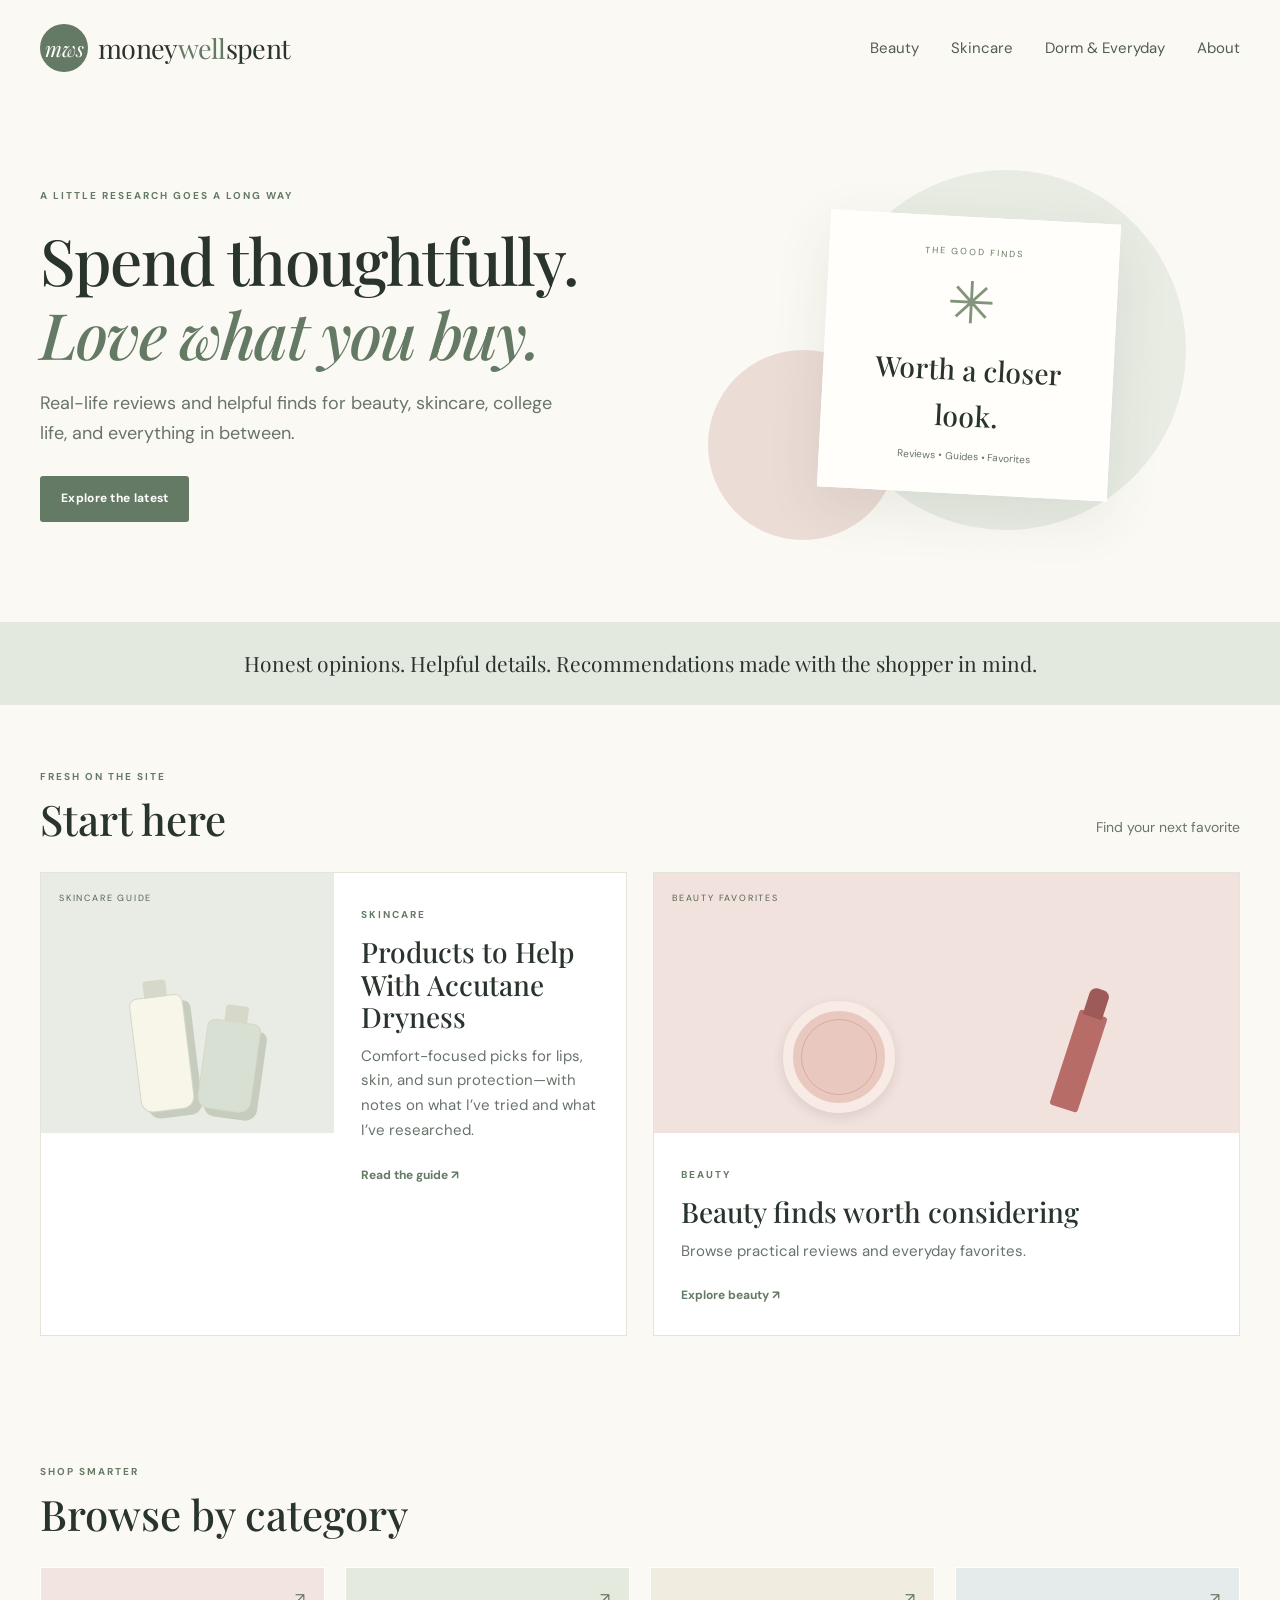
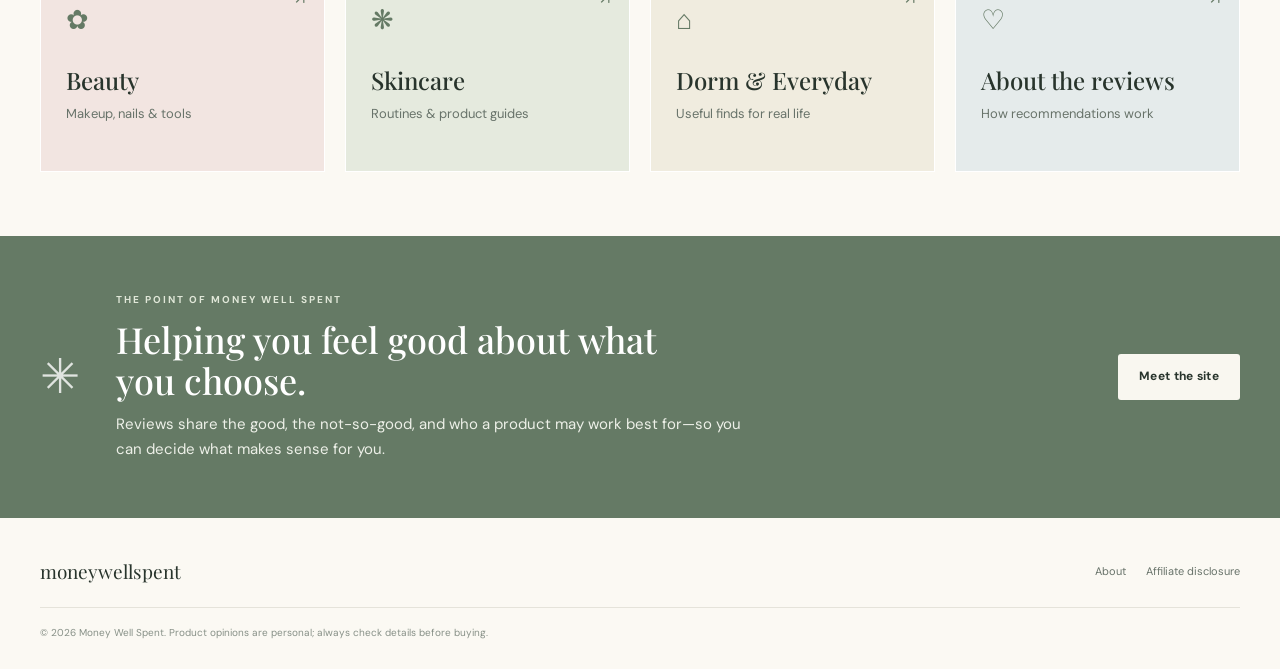
<file: index.html>
<!doctype html>
<html lang="en">
<head>
  <meta charset="utf-8">
  <meta name="viewport" content="width=device-width, initial-scale=1">
  <meta name="description" content="Thoughtful beauty, skincare, dorm, and everyday product recommendations from Money Well Spent.">
  <title>Money Well Spent | Real Reviews, Thoughtful Finds</title>
  <link rel="stylesheet" href="styles.css">
</head>
<body>
<header class="site-header">
  <a class="brand" href="index.html" aria-label="Money Well Spent home"><span class="brand-mark">mws</span><span class="brand-name">money<span>well</span>spent</span></a>
  <nav aria-label="Main navigation"><a href="#beauty">Beauty</a><a href="#skincare">Skincare</a><a href="#dorm">Dorm & Everyday</a><a href="about.html">About</a></nav>
</header>
<main>
  <section class="hero">
    <div class="hero-copy">
      <p class="eyebrow">A little research goes a long way</p>
      <h1>Spend thoughtfully.<br><em>Love what you buy.</em></h1>
      <p class="hero-text">Real-life reviews and helpful finds for beauty, skincare, college life, and everything in between.</p>
      <a class="button" href="#latest">Explore the latest</a>
    </div>
    <div class="hero-art" aria-hidden="true"><div class="art-circle circle-one"></div><div class="art-circle circle-two"></div><div class="art-card"><span>THE GOOD FINDS</span><div class="art-leaf">✳</div><strong>Worth a closer look.</strong><small>Reviews • Guides • Favorites</small></div></div>
  </section>
  <section class="intro-strip"><p>Honest opinions. Helpful details. Recommendations made with the shopper in mind.</p></section>
  <section class="section" id="latest">
    <div class="section-heading"><div><p class="eyebrow">Fresh on the site</p><h2>Start here</h2></div><span class="heading-note">Find your next favorite</span></div>
    <div class="feature-grid">
      <a class="feature-card feature-large" href="articles/accutane-products-for-dryness.html"><div class="card-art art-skincare"><span>SKINCARE GUIDE</span><div class="bottle bottle-one"></div><div class="bottle bottle-two"></div></div><div class="card-copy"><span class="category">SKINCARE</span><h3>Products to Help With Accutane Dryness</h3><p>Comfort-focused picks for lips, skin, and sun protection—with notes on what I’ve tried and what I’ve researched.</p><span class="read-link">Read the guide ↗</span></div></a>
      <a class="feature-card" href="#beauty"><div class="card-art art-beauty"><span>BEAUTY FAVORITES</span><div class="compact"></div><div class="lipstick"></div></div><div class="card-copy"><span class="category">BEAUTY</span><h3>Beauty finds worth considering</h3><p>Browse practical reviews and everyday favorites.</p><span class="read-link">Explore beauty ↗</span></div></a>
    </div>
  </section>
  <section class="category-section" id="beauty"><div class="section-heading"><div><p class="eyebrow">Shop smarter</p><h2>Browse by category</h2></div></div><div class="category-grid">
    <a class="category-tile tile-pink" href="#latest"><span class="tile-icon">✿</span><strong>Beauty</strong><small>Makeup, nails & tools</small><span class="tile-arrow">↗</span></a>
    <a class="category-tile tile-green" id="skincare" href="articles/accutane-products-for-dryness.html"><span class="tile-icon">❋</span><strong>Skincare</strong><small>Routines & product guides</small><span class="tile-arrow">↗</span></a>
    <a class="category-tile tile-cream" id="dorm" href="#latest"><span class="tile-icon">⌂</span><strong>Dorm & Everyday</strong><small>Useful finds for real life</small><span class="tile-arrow">↗</span></a>
    <a class="category-tile tile-blue" href="about.html"><span class="tile-icon">♡</span><strong>About the reviews</strong><small>How recommendations work</small><span class="tile-arrow">↗</span></a>
  </div></section>
  <section class="trust-band"><div class="trust-symbol">✳</div><div><p class="eyebrow">The point of Money Well Spent</p><h2>Helping you feel good about what you choose.</h2><p>Reviews share the good, the not-so-good, and who a product may work best for—so you can decide what makes sense for you.</p></div><a class="button button-light" href="about.html">Meet the site</a></section>
</main>
<footer class="site-footer"><a class="footer-brand" href="index.html">moneywellspent</a><div><a href="about.html">About</a><a href="disclosure.html">Affiliate disclosure</a></div><p>© 2026 Money Well Spent. Product opinions are personal; always check details before buying.</p></footer>
</body>
</html>
</file>
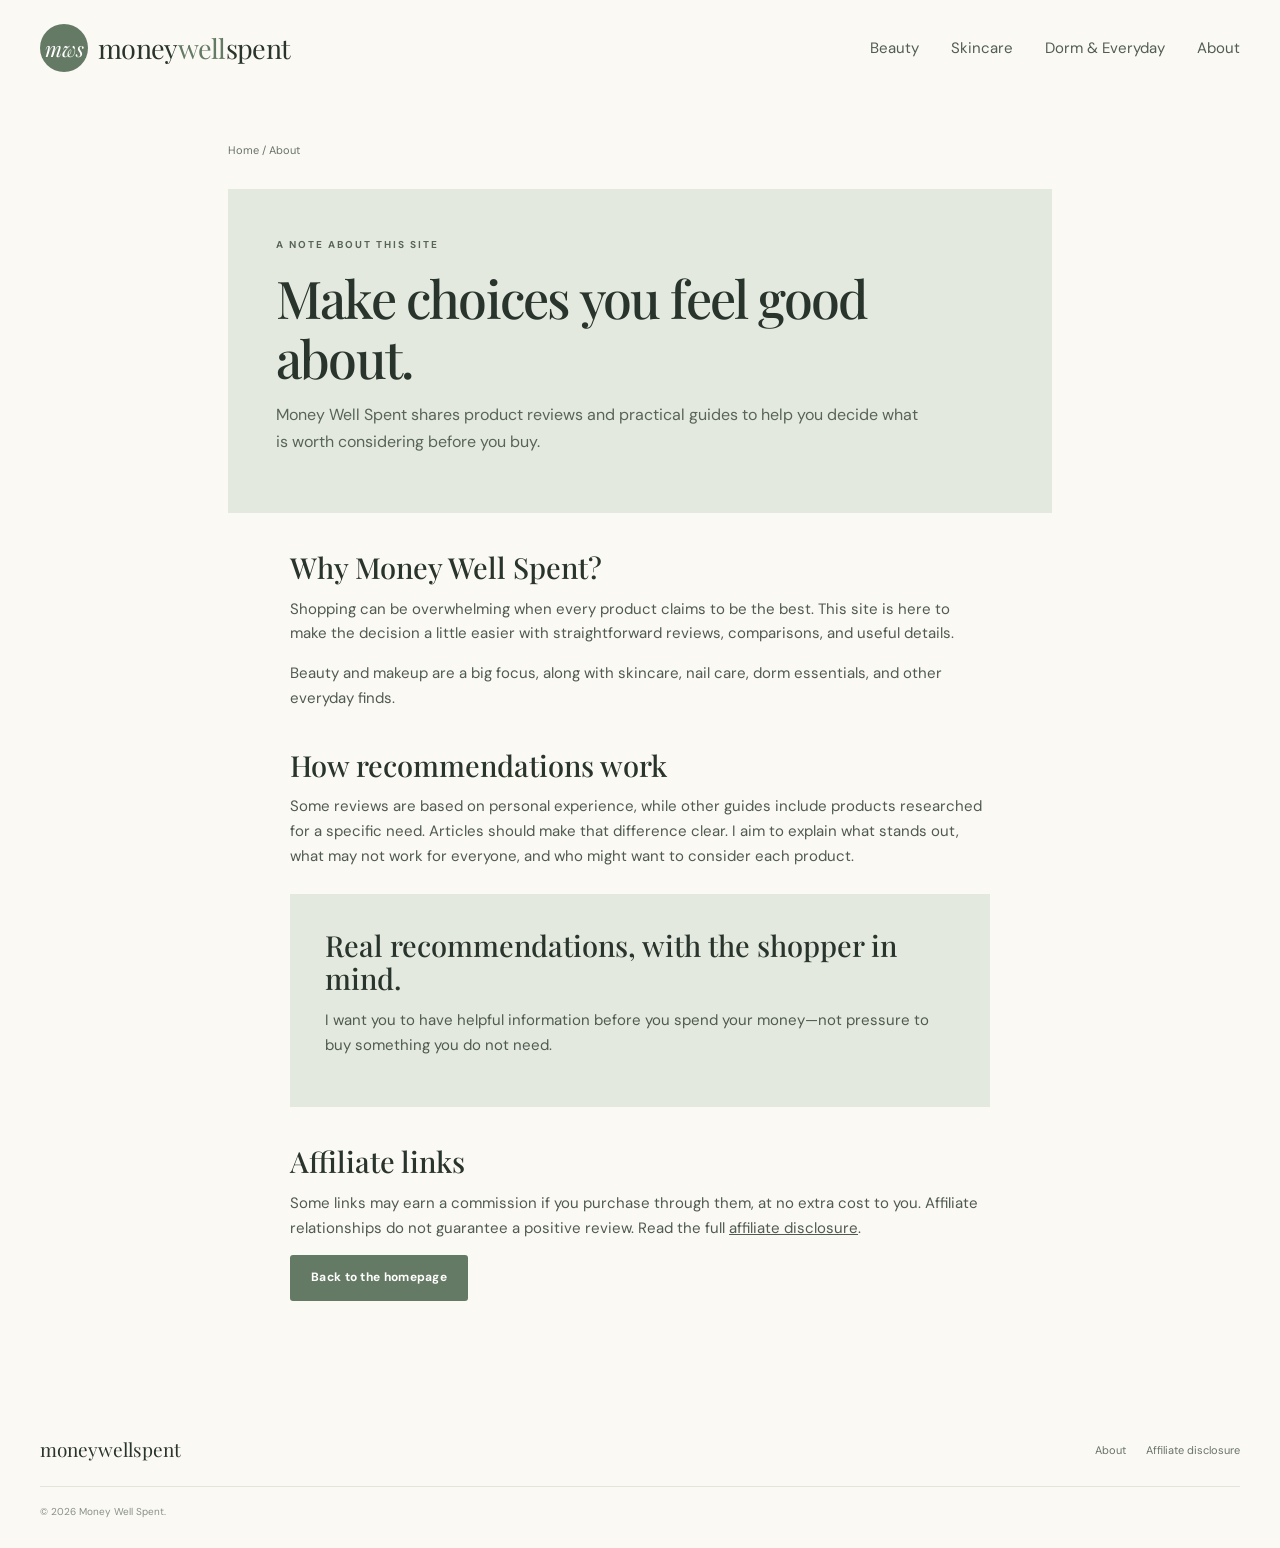
<file: about.html>
<!doctype html>
<html lang="en"><head><meta charset="utf-8"><meta name="viewport" content="width=device-width, initial-scale=1"><meta name="description" content="Learn about Money Well Spent and how product recommendations are created."><title>About | Money Well Spent</title><link rel="stylesheet" href="styles.css"></head>
<body><header class="site-header"><a class="brand" href="index.html"><span class="brand-mark">mws</span><span class="brand-name">money<span>well</span>spent</span></a><nav><a href="index.html#beauty">Beauty</a><a href="index.html#skincare">Skincare</a><a href="index.html#dorm">Dorm & Everyday</a><a href="about.html">About</a></nav></header>
<main class="article-wrap"><div class="breadcrumbs"><a href="index.html">Home</a> / About</div><section class="article-hero"><p class="eyebrow">A note about this site</p><h1>Make choices you feel good about.</h1><p>Money Well Spent shares product reviews and practical guides to help you decide what is worth considering before you buy.</p></section><div class="article-body"><h2>Why Money Well Spent?</h2><p>Shopping can be overwhelming when every product claims to be the best. This site is here to make the decision a little easier with straightforward reviews, comparisons, and useful details.</p><p>Beauty and makeup are a big focus, along with skincare, nail care, dorm essentials, and other everyday finds.</p><h2>How recommendations work</h2><p>Some reviews are based on personal experience, while other guides include products researched for a specific need. Articles should make that difference clear. I aim to explain what stands out, what may not work for everyone, and who might want to consider each product.</p><div class="about-panel"><h2>Real recommendations, with the shopper in mind.</h2><p>I want you to have helpful information before you spend your money—not pressure to buy something you do not need.</p></div><h2>Affiliate links</h2><p>Some links may earn a commission if you purchase through them, at no extra cost to you. Affiliate relationships do not guarantee a positive review. Read the full <a href="disclosure.html"><u>affiliate disclosure</u></a>.</p><p><a class="button" href="index.html">Back to the homepage</a></p></div></main>
<footer class="site-footer"><a class="footer-brand" href="index.html">moneywellspent</a><div><a href="about.html">About</a><a href="disclosure.html">Affiliate disclosure</a></div><p>© 2026 Money Well Spent.</p></footer></body></html>
</file>
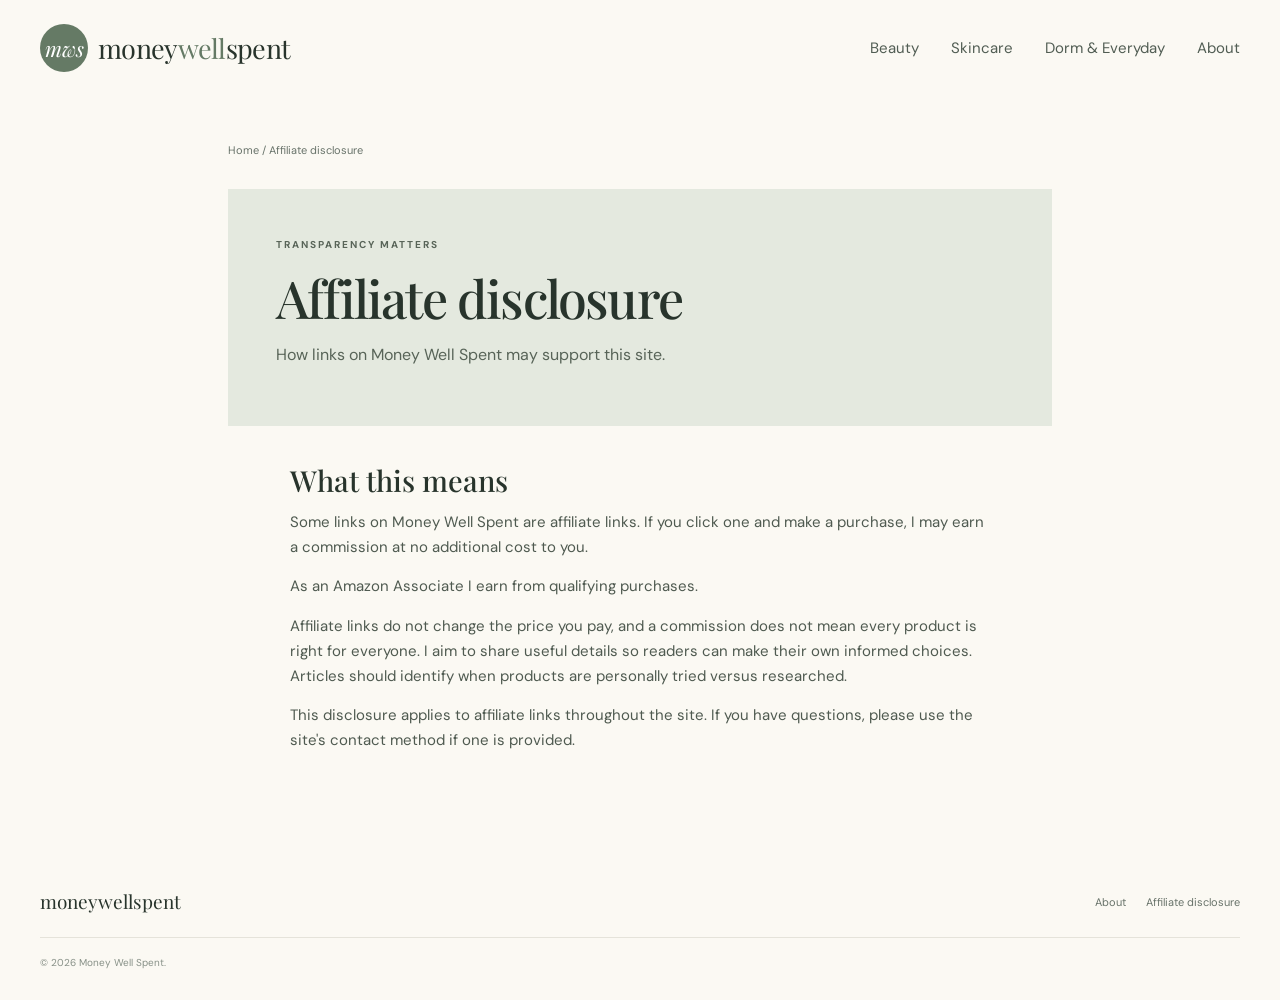
<file: disclosure.html>
<!doctype html>
<html lang="en"><head><meta charset="utf-8"><meta name="viewport" content="width=device-width, initial-scale=1"><title>Affiliate Disclosure | Money Well Spent</title><link rel="stylesheet" href="styles.css"></head><body><header class="site-header"><a class="brand" href="index.html"><span class="brand-mark">mws</span><span class="brand-name">money<span>well</span>spent</span></a><nav><a href="index.html#beauty">Beauty</a><a href="index.html#skincare">Skincare</a><a href="index.html#dorm">Dorm & Everyday</a><a href="about.html">About</a></nav></header><main class="article-wrap"><div class="breadcrumbs"><a href="index.html">Home</a> / Affiliate disclosure</div><section class="article-hero"><p class="eyebrow">Transparency matters</p><h1>Affiliate disclosure</h1><p>How links on Money Well Spent may support this site.</p></section><div class="article-body"><h2>What this means</h2><p>Some links on Money Well Spent are affiliate links. If you click one and make a purchase, I may earn a commission at no additional cost to you.</p><p>As an Amazon Associate I earn from qualifying purchases.</p><p>Affiliate links do not change the price you pay, and a commission does not mean every product is right for everyone. I aim to share useful details so readers can make their own informed choices. Articles should identify when products are personally tried versus researched.</p><p>This disclosure applies to affiliate links throughout the site. If you have questions, please use the site's contact method if one is provided.</p></div></main><footer class="site-footer"><a class="footer-brand" href="index.html">moneywellspent</a><div><a href="about.html">About</a><a href="disclosure.html">Affiliate disclosure</a></div><p>© 2026 Money Well Spent.</p></footer></body></html>
</file>
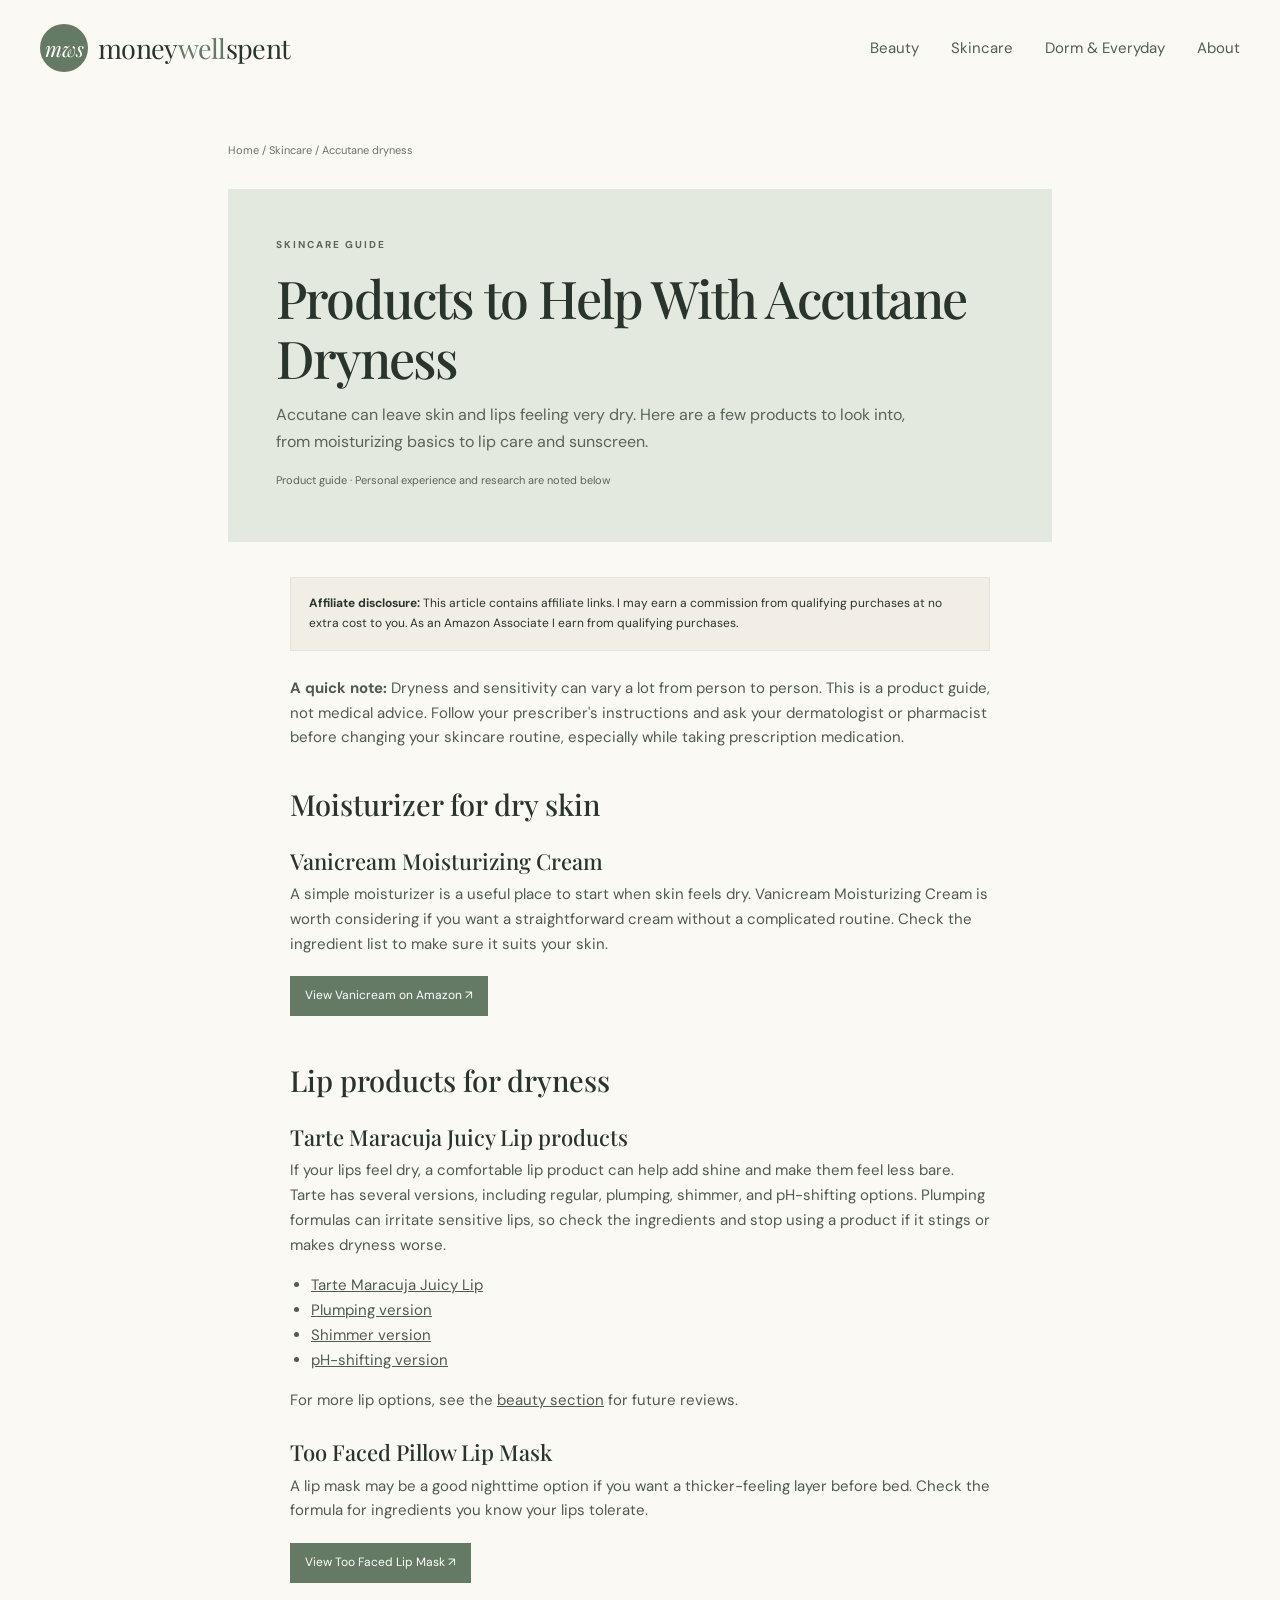
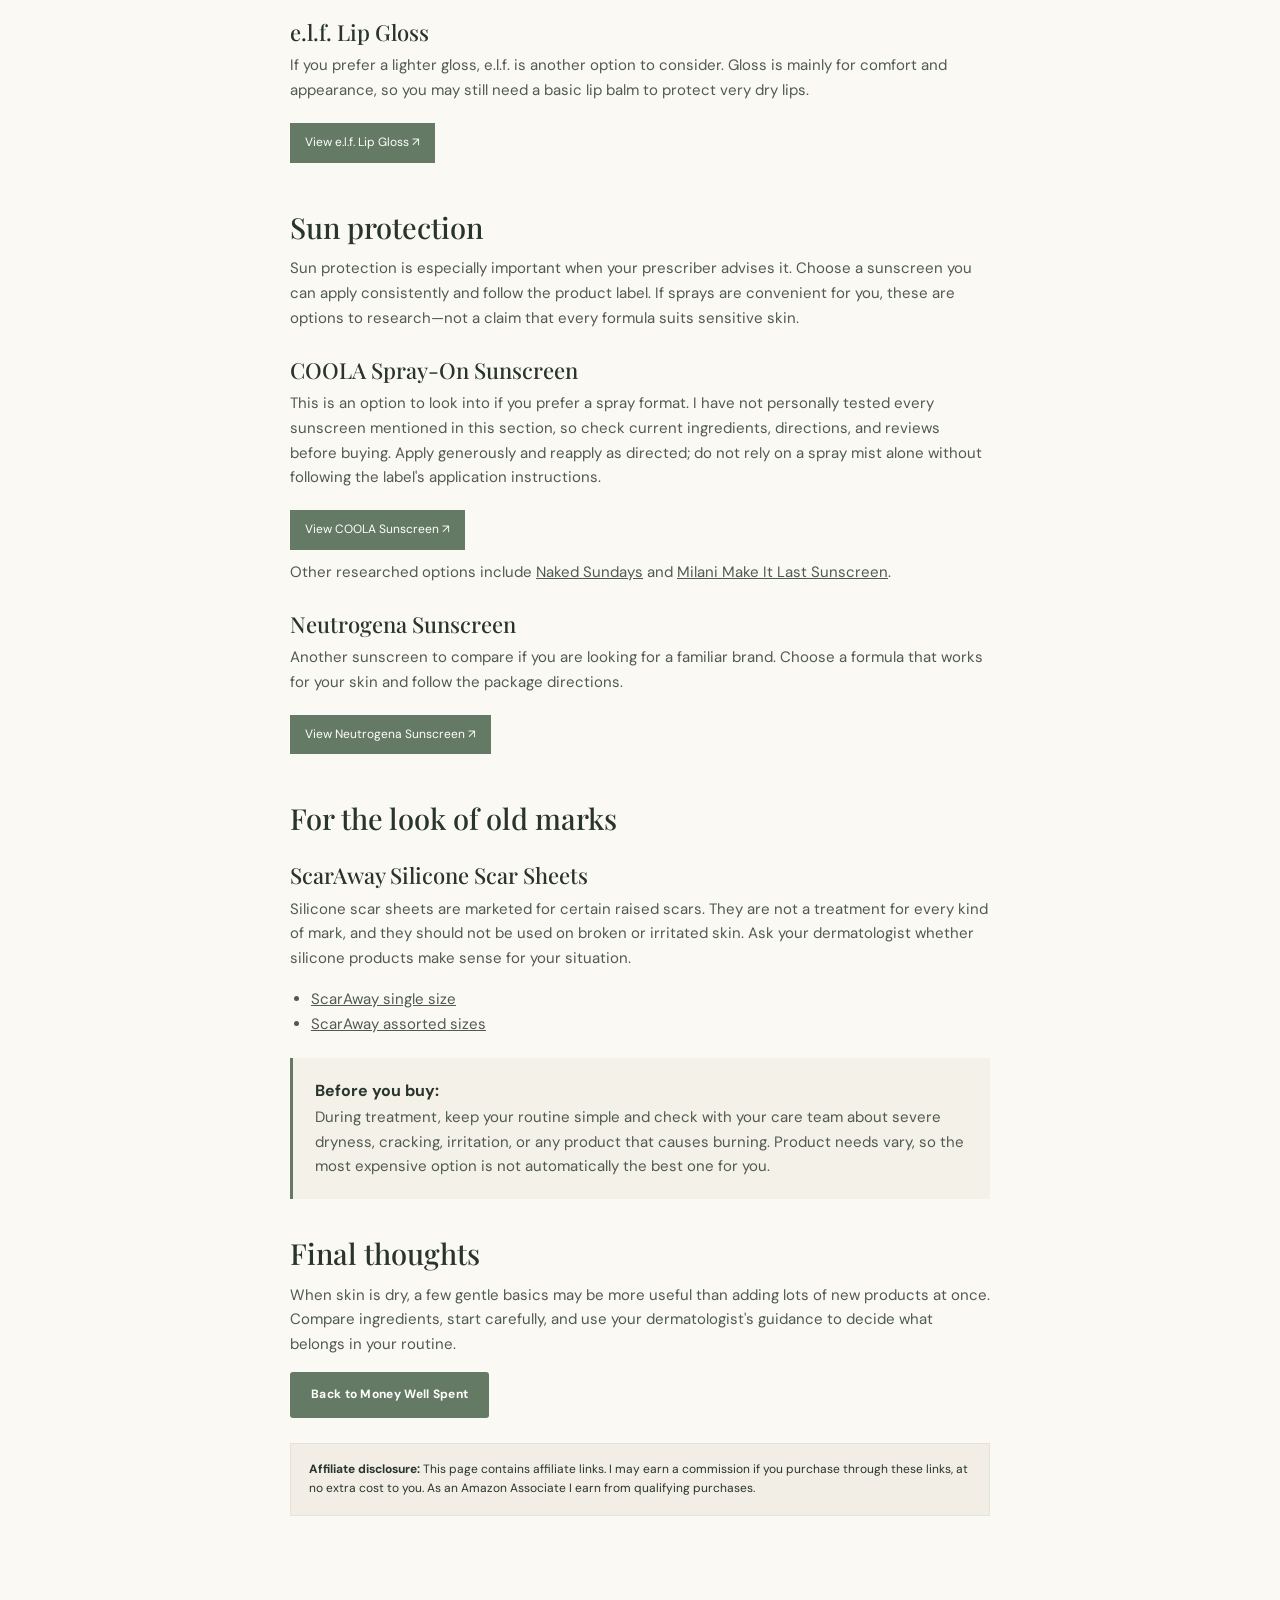
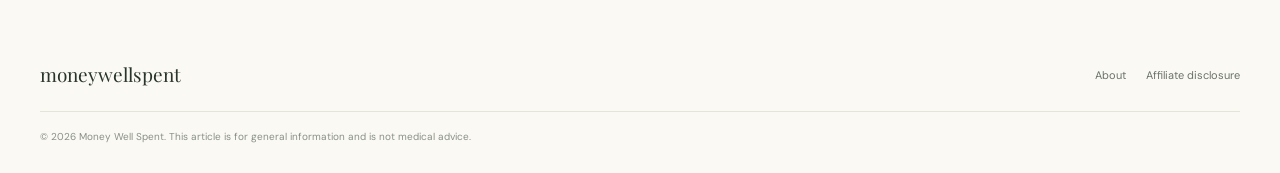
<file: articles/accutane-products-for-dryness.html>
<!doctype html>
<html lang="en"><head><meta charset="utf-8"><meta name="viewport" content="width=device-width, initial-scale=1"><meta name="description" content="Product ideas for dry lips and skin while taking Accutane, including personal favorites and researched options."><title>Products to Help With Accutane Dryness | Money Well Spent</title><link rel="stylesheet" href="../styles.css"></head>
<body><header class="site-header"><a class="brand" href="../index.html"><span class="brand-mark">mws</span><span class="brand-name">money<span>well</span>spent</span></a><nav><a href="../index.html#beauty">Beauty</a><a href="../index.html#skincare">Skincare</a><a href="../index.html#dorm">Dorm & Everyday</a><a href="../about.html">About</a></nav></header>
<main class="article-wrap"><div class="breadcrumbs"><a href="../index.html">Home</a> / <a href="../index.html#skincare">Skincare</a> / Accutane dryness</div><section class="article-hero"><p class="eyebrow">Skincare guide</p><h1>Products to Help With Accutane Dryness</h1><p>Accutane can leave skin and lips feeling very dry. Here are a few products to look into, from moisturizing basics to lip care and sunscreen.</p><p class="article-meta">Product guide · Personal experience and research are noted below</p></section>
<div class="article-body"><div class="affiliate-box"><strong>Affiliate disclosure:</strong> This article contains affiliate links. I may earn a commission from qualifying purchases at no extra cost to you. As an Amazon Associate I earn from qualifying purchases.</div>
<p><strong>A quick note:</strong> Dryness and sensitivity can vary a lot from person to person. This is a product guide, not medical advice. Follow your prescriber's instructions and ask your dermatologist or pharmacist before changing your skincare routine, especially while taking prescription medication.</p>
<h2>Moisturizer for dry skin</h2><h3>Vanicream Moisturizing Cream</h3><p>A simple moisturizer is a useful place to start when skin feels dry. Vanicream Moisturizing Cream is worth considering if you want a straightforward cream without a complicated routine. Check the ingredient list to make sure it suits your skin.</p><a class="product-link" href="https://amzn.to/4joNjya" target="_blank" rel="sponsored nofollow noopener">View Vanicream on Amazon ↗</a>
<h2>Lip products for dryness</h2><h3>Tarte Maracuja Juicy Lip products</h3><p>If your lips feel dry, a comfortable lip product can help add shine and make them feel less bare. Tarte has several versions, including regular, plumping, shimmer, and pH-shifting options. Plumping formulas can irritate sensitive lips, so check the ingredients and stop using a product if it stings or makes dryness worse.</p><ul><li><a href="https://amzn.to/3VMKsFl" target="_blank" rel="sponsored nofollow noopener"><u>Tarte Maracuja Juicy Lip</u></a></li><li><a href="https://amzn.to/4y6X4Vb" target="_blank" rel="sponsored nofollow noopener"><u>Plumping version</u></a></li><li><a href="https://amzn.to/4APsdiA" target="_blank" rel="sponsored nofollow noopener"><u>Shimmer version</u></a></li><li><a href="https://amzn.to/4yyehIs" target="_blank" rel="sponsored nofollow noopener"><u>pH-shifting version</u></a></li></ul><p>For more lip options, see the <a href="../index.html#beauty"><u>beauty section</u></a> for future reviews.</p>
<h3>Too Faced Pillow Lip Mask</h3><p>A lip mask may be a good nighttime option if you want a thicker-feeling layer before bed. Check the formula for ingredients you know your lips tolerate.</p><a class="product-link" href="https://amzn.to/4i90QaS" target="_blank" rel="sponsored nofollow noopener">View Too Faced Lip Mask ↗</a>
<h3>e.l.f. Lip Gloss</h3><p>If you prefer a lighter gloss, e.l.f. is another option to consider. Gloss is mainly for comfort and appearance, so you may still need a basic lip balm to protect very dry lips.</p><a class="product-link" href="https://amzn.to/4hTFsaG" target="_blank" rel="sponsored nofollow noopener">View e.l.f. Lip Gloss ↗</a>
<h2>Sun protection</h2><p>Sun protection is especially important when your prescriber advises it. Choose a sunscreen you can apply consistently and follow the product label. If sprays are convenient for you, these are options to research—not a claim that every formula suits sensitive skin.</p><h3>COOLA Spray-On Sunscreen</h3><p>This is an option to look into if you prefer a spray format. I have not personally tested every sunscreen mentioned in this section, so check current ingredients, directions, and reviews before buying. Apply generously and reapply as directed; do not rely on a spray mist alone without following the label's application instructions.</p><a class="product-link" href="https://amzn.to/4yyHfXQ" target="_blank" rel="sponsored nofollow noopener">View COOLA Sunscreen ↗</a><p>Other researched options include <a href="https://amzn.to/4k3JzSW" target="_blank" rel="sponsored nofollow noopener"><u>Naked Sundays</u></a> and <a href="https://amzn.to/4ynsXJj" target="_blank" rel="sponsored nofollow noopener"><u>Milani Make It Last Sunscreen</u></a>.</p>
<h3>Neutrogena Sunscreen</h3><p>Another sunscreen to compare if you are looking for a familiar brand. Choose a formula that works for your skin and follow the package directions.</p><a class="product-link" href="https://amzn.to/4hTHHe6" target="_blank" rel="sponsored nofollow noopener">View Neutrogena Sunscreen ↗</a>
<h2>For the look of old marks</h2><h3>ScarAway Silicone Scar Sheets</h3><p>Silicone scar sheets are marketed for certain raised scars. They are not a treatment for every kind of mark, and they should not be used on broken or irritated skin. Ask your dermatologist whether silicone products make sense for your situation.</p><ul><li><a href="https://amzn.to/4i6eyLo" target="_blank" rel="sponsored nofollow noopener"><u>ScarAway single size</u></a></li><li><a href="https://amzn.to/4eAXJY3" target="_blank" rel="sponsored nofollow noopener"><u>ScarAway assorted sizes</u></a></li></ul>
<div class="product-note"><strong>Before you buy:</strong><p>During treatment, keep your routine simple and check with your care team about severe dryness, cracking, irritation, or any product that causes burning. Product needs vary, so the most expensive option is not automatically the best one for you.</p></div>
<h2>Final thoughts</h2><p>When skin is dry, a few gentle basics may be more useful than adding lots of new products at once. Compare ingredients, start carefully, and use your dermatologist's guidance to decide what belongs in your routine.</p><p><a class="button" href="../index.html">Back to Money Well Spent</a></p><div class="affiliate-box"><strong>Affiliate disclosure:</strong> This page contains affiliate links. I may earn a commission if you purchase through these links, at no extra cost to you. As an Amazon Associate I earn from qualifying purchases.</div></div></main>
<footer class="site-footer"><a class="footer-brand" href="../index.html">moneywellspent</a><div><a href="../about.html">About</a><a href="../disclosure.html">Affiliate disclosure</a></div><p>© 2026 Money Well Spent. This article is for general information and is not medical advice.</p></footer></body></html>
</file>
<file: styles.css>
@import url('https://fonts.googleapis.com/css2?family=DM+Sans:wght@400;500;600;700&family=Playfair+Display:ital,wght@0,500;0,600;0,700;1,500;1,600&display=swap');
:root{--ink:#28342c;--muted:#68736a;--green:#657a65;--sage:#e4e9df;--pale:#f6f4ee;--cream:#fbf9f3;--pink:#f0e0dc;--line:#e5e3da;--white:#fffefa}
*{box-sizing:border-box}html{scroll-behavior:smooth}body{margin:0;background:var(--cream);color:var(--ink);font-family:'DM Sans',Arial,sans-serif;line-height:1.65}a{color:inherit;text-decoration:none}.site-header{max-width:1180px;margin:auto;padding:22px 28px;display:flex;align-items:center;justify-content:space-between;gap:25px}.brand{display:flex;align-items:center;gap:10px}.brand-mark{width:39px;height:39px;border-radius:50%;background:var(--green);color:white;display:grid;place-items:center;font-family:'Playfair Display',serif;font-size:18px;font-style:italic}.brand-name{font-family:'Playfair Display',serif;font-size:22px;letter-spacing:-.7px}.brand-name span{color:var(--green)}nav{display:flex;gap:28px;font-size:13px;color:#515d53}nav a:hover,.site-footer a:hover{color:var(--green)}.hero{max-width:1180px;margin:0 auto;padding:56px 28px 74px;display:grid;grid-template-columns:1fr .9fr;align-items:center;gap:45px;min-height:480px}.eyebrow,.category{font-size:10px;letter-spacing:2px;text-transform:uppercase;font-weight:700;color:var(--green)}h1,h2,h3,p{margin-top:0}h1,h2,h3{font-family:'Playfair Display',Georgia,serif;font-weight:500;line-height:1.16}h1{font-size:clamp(42px,5.2vw,66px);letter-spacing:-1.8px;margin:18px 0}.hero h1 em{color:var(--green)}.hero-text{max-width:450px;color:var(--muted);font-size:16px;margin-bottom:27px}.button{display:inline-block;background:var(--green);color:white;padding:13px 21px;border-radius:3px;font-size:12px;font-weight:700;letter-spacing:.3px;transition:transform .2s,background .2s}.button:hover{background:#4e654f;transform:translateY(-2px)}.hero-art{position:relative;min-height:350px;display:grid;place-items:center}.art-circle{position:absolute;border-radius:50%}.circle-one{width:320px;height:320px;background:#e8ece3;right:10%;top:10px}.circle-two{width:190px;height:190px;background:#e9d7d1;left:2%;bottom:10px;opacity:.85}.art-card{position:relative;width:260px;min-height:230px;background:var(--white);box-shadow:0 18px 55px #35433118;transform:rotate(3deg);padding:27px 23px;display:flex;flex-direction:column;align-items:center;justify-content:center;text-align:center;border:1px solid #ffffff}.art-card>span{font-size:9px;letter-spacing:2px;color:var(--green)}.art-leaf{font-size:58px;color:#82947b;line-height:1.5}.art-card strong{font-family:'Playfair Display',serif;font-size:24px;font-weight:500}.art-card small{margin-top:10px;font-size:10px;color:var(--muted)}.intro-strip{background:var(--sage);text-align:center;padding:18px 25px;font-family:'Playfair Display',serif;font-size:18px}.intro-strip p{margin:0}.section,.category-section{max-width:1180px;margin:auto;padding:76px 28px}.section-heading{display:flex;align-items:end;justify-content:space-between;margin-bottom:28px}.section-heading h2{font-size:36px;margin:7px 0 0}.heading-note{font-size:12px;color:var(--muted);padding-bottom:5px}.feature-grid{display:grid;grid-template-columns:1.25fr 1fr;gap:24px}.feature-card{display:grid;grid-template-columns:1fr;align-content:start;background:white;border:1px solid var(--line);transition:transform .2s,box-shadow .2s}.feature-card:hover{transform:translateY(-4px);box-shadow:0 14px 35px #28342c0b}.feature-large{grid-template-columns:1fr 1fr}.card-art{height:220px;position:relative;overflow:hidden;display:flex;align-items:flex-start;padding:18px}.card-art>span{position:relative;z-index:2;font-size:9px;letter-spacing:1.8px;color:#536451}.art-skincare{background:#e8ece5}.art-beauty{background:#f1e2de}.bottle{position:absolute;bottom:22px;width:54px;height:115px;border-radius:8px 8px 12px 12px;background:#f8f5e9;border:1px solid #d4d8c9;box-shadow:7px 7px 0 #c6cdbf}.bottle:before{content:'';position:absolute;width:23px;height:17px;background:#d6d9c9;top:-17px;left:15px;border-radius:3px 3px 0 0}.bottle-one{left:32%;transform:rotate(-7deg)}.bottle-two{left:55%;height:90px;background:#d7e0d3;transform:rotate(8deg)}.compact{position:absolute;width:112px;height:112px;border-radius:50%;background:#e9c9bf;bottom:20px;left:22%;border:10px solid #f8eae5;box-shadow:0 4px 12px #60483d24}.compact:after{content:'';position:absolute;inset:8px;border-radius:50%;border:1px solid #d9aaa0}.lipstick{position:absolute;width:29px;height:100px;background:#b86c67;bottom:22px;right:25%;transform:rotate(18deg);border-radius:3px}.lipstick:before{content:'';position:absolute;width:20px;height:29px;background:#9d5a56;top:-25px;left:4px;border-radius:7px 7px 1px 1px}.card-copy{padding:24px}.card-copy h3{font-size:24px;margin:10px 0}.card-copy p{color:var(--muted);font-size:13px;margin-bottom:18px}.read-link{font-size:12px;font-weight:700;color:var(--green)}.category-grid{display:grid;grid-template-columns:repeat(4,1fr);gap:15px}.category-tile{position:relative;padding:25px 21px;min-height:175px;display:flex;flex-direction:column;align-items:flex-start;border:1px solid #ffffff;transition:transform .2s}.category-tile:hover{transform:translateY(-4px)}.tile-pink{background:#f2e5e1}.tile-green{background:#e5eade}.tile-cream{background:#f0ecdf}.tile-blue{background:#e5ebeb}.tile-icon{font-size:27px;margin-bottom:18px;color:var(--green)}.category-tile strong{font-family:'Playfair Display',serif;font-size:21px;font-weight:500}.category-tile small{font-size:11px;color:var(--muted);margin-top:3px}.tile-arrow{position:absolute;right:19px;top:18px;color:var(--green)}.trust-band{background:var(--green);color:white;padding:45px max(28px,calc((100vw - 1124px)/2));display:flex;align-items:center;gap:27px}.trust-symbol{font-size:48px;opacity:.8}.trust-band .eyebrow{color:#e0e7d8}.trust-band h2{font-size:30px;max-width:560px;margin:7px 0 10px}.trust-band p:not(.eyebrow){max-width:630px;font-size:13px;color:#edf0e8;margin-bottom:0}.button-light{background:#f9f7f0;color:var(--ink);white-space:nowrap;margin-left:auto}.button-light:hover{background:white}.site-footer{max-width:1180px;margin:auto;padding:32px 28px 25px;display:flex;align-items:center;justify-content:space-between;gap:20px;flex-wrap:wrap}.footer-brand{font-family:'Playfair Display',serif;font-size:19px}.site-footer div{display:flex;gap:20px;font-size:11px;color:var(--muted)}.site-footer p{width:100%;font-size:10px;color:#879087;margin:0;border-top:1px solid var(--line);padding-top:17px}
.article-wrap{max-width:880px;margin:0 auto;padding:45px 28px 80px}.breadcrumbs{font-size:11px;color:var(--muted);margin-bottom:30px}.article-hero{background:var(--sage);padding:48px 48px 42px;margin-bottom:35px}.article-hero h1{font-size:clamp(36px,5vw,52px);margin:14px 0}.article-hero p{max-width:650px;color:#586458}.article-meta{font-size:11px;color:var(--muted)}.article-body{max-width:700px;margin:auto}.article-body h2{font-size:29px;margin:38px 0 12px}.article-body h3{font-size:22px;margin:27px 0 8px}.article-body p,.article-body li{font-size:15px;color:#4f5a50}.article-body ul{padding-left:21px}.product-note{padding:20px 22px;background:#f4f1e8;border-left:3px solid var(--green);margin:22px 0}.product-note p:last-child{margin-bottom:0}.affiliate-box{font-size:12px;background:#f2eee5;padding:16px 18px;border:1px solid var(--line);margin:25px 0}.product-link{display:inline-block;background:var(--green);color:white;padding:10px 15px;font-size:12px;margin:5px 0 10px}.product-link:hover{background:#4e654f}.about-panel{background:var(--sage);padding:35px;margin:25px 0}.about-panel h2{margin-top:0}
@media(max-width:760px){.site-header{align-items:flex-start;flex-direction:column;padding:18px 20px}.site-header nav{gap:16px;flex-wrap:wrap}.hero{grid-template-columns:1fr;padding:40px 22px 55px;gap:12px}.hero-art{min-height:300px}.circle-one{width:270px;height:270px}.section,.category-section{padding:55px 20px}.feature-grid,.feature-large{grid-template-columns:1fr}.feature-large .card-art{height:210px}.category-grid{grid-template-columns:repeat(2,1fr)}.trust-band{padding:35px 22px;align-items:flex-start;flex-wrap:wrap}.trust-symbol{display:none}.trust-band .button{margin-left:0}.section-heading{align-items:flex-start;gap:12px;flex-direction:column}.article-wrap{padding:25px 18px 55px}.article-hero{padding:30px 23px}.site-footer{padding:25px 20px}.heading-note{display:none}}@media(max-width:390px){.category-grid{grid-template-columns:1fr}.brand-name{font-size:20px}nav{font-size:12px!important}}

/* Larger, more spacious homepage layout */
.site-header,.hero,.section,.category-section,.site-footer{max-width:1600px}
.site-header{padding:24px 40px;min-height:88px}
.brand-mark{width:48px;height:48px;font-size:21px}
.brand-name{font-size:27px}
nav{font-size:15px;gap:32px}
.hero{padding:64px 40px 72px;min-height:520px;gap:55px}
h1{font-size:clamp(48px,5vw,76px)}
.hero-text{font-size:18px;max-width:520px}
.hero-art{min-height:390px}
.circle-one{width:360px;height:360px}
.art-card{width:290px;min-height:260px}
.art-card strong{font-size:28px}
.intro-strip{padding:24px 30px;font-size:21px}
.section,.category-section{padding:64px 40px}
.section-heading h2{font-size:42px}
.heading-note{font-size:14px}
.feature-grid{grid-template-columns:repeat(2,minmax(0,1fr));gap:26px}
.feature-large{grid-template-columns:1fr 1fr}
.card-art{height:260px}
.card-copy{padding:27px}
.card-copy h3{font-size:28px}
.card-copy p{font-size:15px}
.category-grid{gap:20px}
.category-tile{min-height:205px;padding:30px 25px}
.category-tile strong{font-size:24px}
.category-tile small{font-size:13px}
.trust-band{padding:56px max(40px,calc((100vw - 1520px)/2));gap:36px}
.trust-band h2{font-size:36px}
.trust-band p:not(.eyebrow){font-size:15px}
.site-footer{padding:38px 40px 28px}
@media(max-width:900px){
 .site-header,.hero,.section,.category-section,.site-footer{max-width:100%}
 .site-header{padding:22px 24px}
 .hero{padding:48px 24px 58px;grid-template-columns:1fr .8fr;gap:20px}
 .hero-art{min-height:300px}
 .circle-one{width:270px;height:270px}
 .art-card{width:230px;min-height:210px}
 .section,.category-section{padding:50px 24px}
 .feature-grid{gap:18px}
 .feature-large{grid-template-columns:1fr}
 .card-art{height:220px}
 .card-copy h3{font-size:23px}
 .trust-band{padding:40px 24px}
}
@media(max-width:650px){
 .site-header{align-items:flex-start;flex-direction:column;padding:18px 20px}
 .site-header nav{gap:15px;flex-wrap:wrap;font-size:13px}
 .hero{grid-template-columns:1fr;padding:38px 20px 48px;gap:0}
 h1{font-size:clamp(40px,10vw,56px)}
 .hero-text{font-size:16px}
 .hero-art{min-height:270px}
 .section,.category-section{padding:42px 20px}
 .section-heading h2{font-size:34px}
 .feature-grid,.feature-large{grid-template-columns:1fr}
 .card-art{height:210px}
 .category-grid{grid-template-columns:repeat(2,minmax(0,1fr));gap:12px}
 .category-tile{padding:20px 16px;min-height:165px}
 .category-tile strong{font-size:19px}
 .category-tile small{font-size:11px}
 .trust-band{padding:32px 20px;align-items:flex-start;flex-wrap:wrap}
 .trust-band .button{margin-left:0}
 .site-footer{padding:25px 20px}
}
@media(max-width:380px){.category-grid{grid-template-columns:1fr}}
</file>
